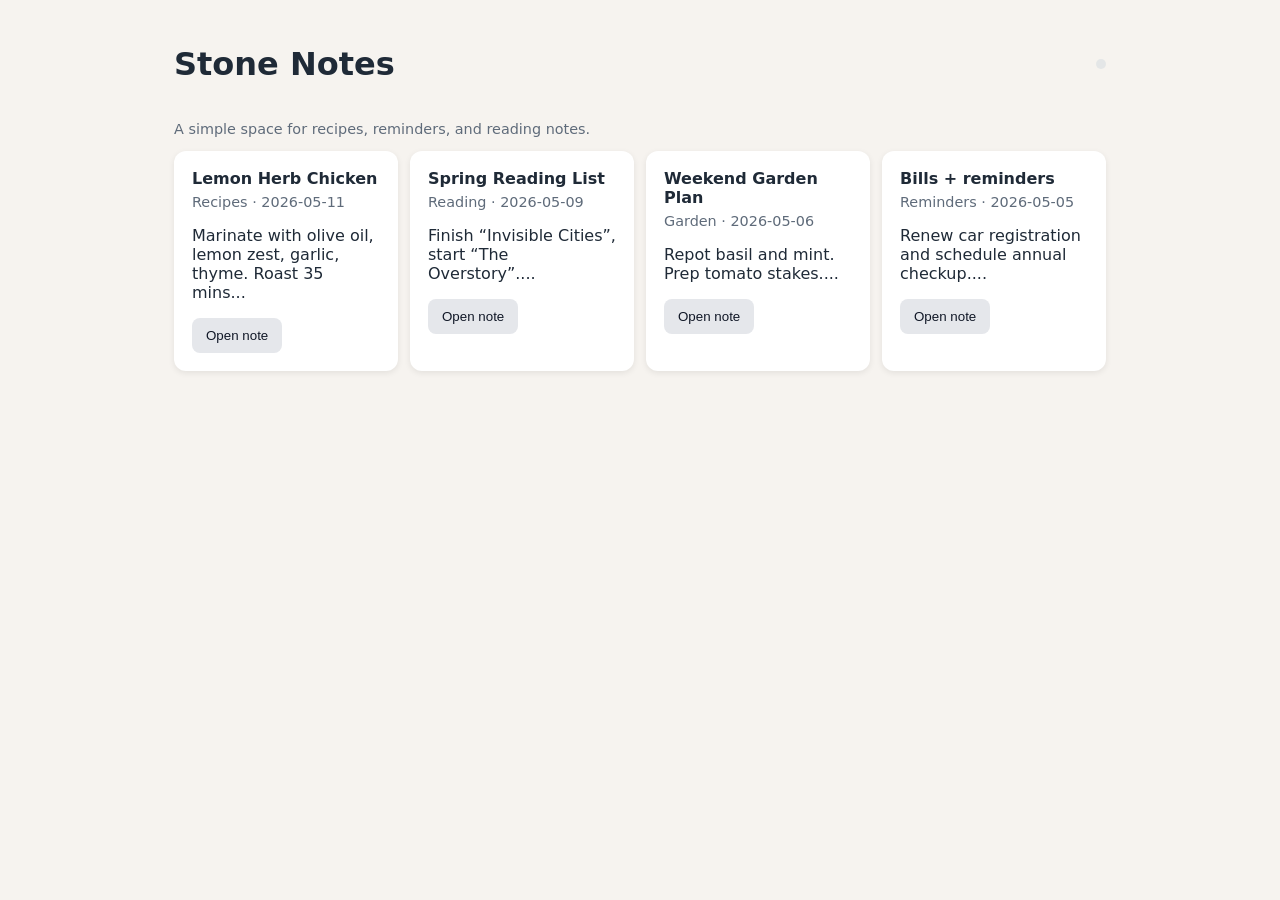
<file: index.html>
<!doctype html>
<html lang="en">
  <head>
    <meta charset="UTF-8" />
    <meta name="viewport" content="width=device-width, initial-scale=1.0" />
    <title>Project Bedrock MVP - Stone Notes</title>
    <link rel="stylesheet" href="styles.css" />
  </head>
  <body>
    <div id="app"></div>
    <script src="app.js"></script>
  </body>
</html>
</file>
<file: styles.css>
:root {
  --bg: #f6f3ef;
  --card: #fff;
  --ink: #1f2a37;
  --muted: #5f6b7a;
  --accent: #63748b;
  --ok: #277a45;
  --warn: #9a6500;
}
* { box-sizing: border-box; }
body { margin: 0; font-family: Inter, system-ui, sans-serif; background: var(--bg); color: var(--ink); }
.container { max-width: 980px; margin: 0 auto; padding: 24px; }
.card { background: var(--card); border-radius: 12px; padding: 18px; box-shadow: 0 2px 6px rgba(0,0,0,.08); margin-bottom: 14px; }
header { display:flex; justify-content:space-between; align-items:center; margin-bottom: 16px; }
button { background: #1f2937; color:white; border:0; border-radius: 8px; padding: 10px 14px; cursor:pointer; }
button.secondary { background: #e5e7eb; color:#111827; }
.grid { display:grid; gap: 12px; grid-template-columns: repeat(auto-fit, minmax(220px, 1fr)); }
.note-title { font-weight: 700; margin-bottom: 6px; }
.small { color: var(--muted); font-size: .9rem; }
input, select, textarea { width:100%; padding: 10px; border-radius:8px; border:1px solid #d3d8df; margin: 6px 0 12px; }
.hidden-dot { width:10px; height:10px; border-radius:999px; background:#cfd6dd; cursor:pointer; opacity:.45; }
.table { width:100%; border-collapse: collapse; font-size:.92rem; }
.table th, .table td { border-bottom:1px solid #edf0f4; text-align:left; padding: 9px; }
.badge { padding:3px 8px; border-radius:999px; font-size:.78rem; }
.badge.ok { background:#e7f8ee; color: var(--ok); }
.badge.warn { background:#fff2db; color: var(--warn); }
.nav { display:flex; gap:8px; flex-wrap:wrap; margin: 12px 0 18px; }
.nav button { background:#f1f5f9; color:#111827; }
.callout { border-left:4px solid #f59e0b; background:#fff7e6; padding:10px 12px; border-radius:8px; font-size:.92rem; }
.checklist li { margin-bottom: 8px; }
.mono { font-family: ui-monospace, SFMono-Regular, Menlo, monospace; }
</file>
